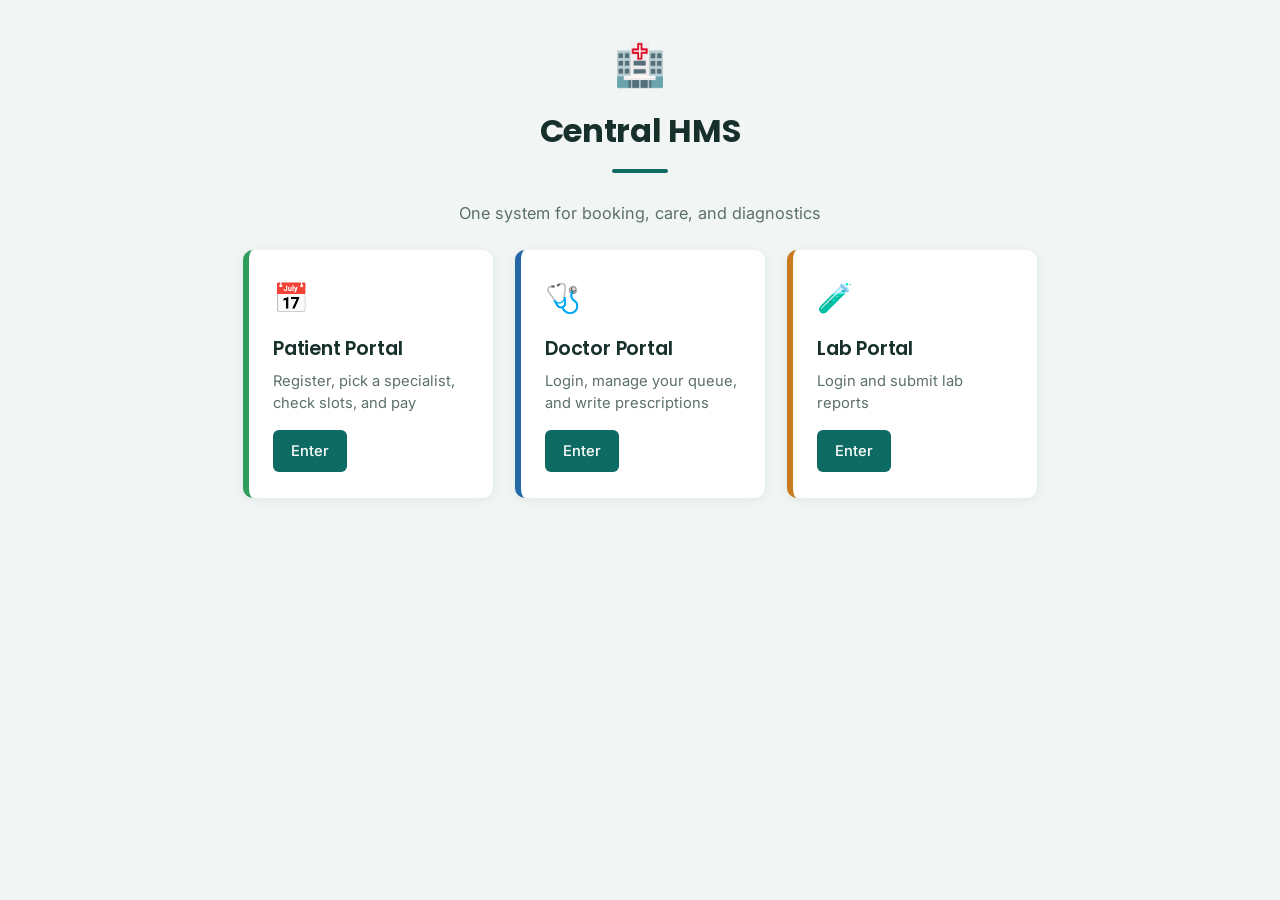
<file: frontend/index.html>
<!DOCTYPE html>
<html lang="en">
<head>
  <meta charset="UTF-8">
  <meta name="viewport" content="width=device-width, initial-scale=1">
  <title>Central HMS</title>
  <link rel="preconnect" href="https://fonts.googleapis.com">
  <link href="https://fonts.googleapis.com/css2?family=Poppins:wght@600;700&family=Inter:wght@400;500;600&display=swap" rel="stylesheet">
  <link rel="stylesheet" href="style.css">
</head>
<body>
  <div class="landing-hero">
    <div class="landing-logo">🏥</div>
    <h1>Central HMS</h1>
    <p class="landing-sub">One system for booking, care, and diagnostics</p>
  </div>

  <div class="portal-container">
    <div class="portal-card patient">
      <div class="portal-icon">📅</div>
      <h2>Patient Portal</h2>
      <p>Register, pick a specialist, check slots, and pay</p>
      <a href="patient.html" class="btn">Enter</a>
    </div>
    <div class="portal-card doctor">
      <div class="portal-icon">🩺</div>
      <h2>Doctor Portal</h2>
      <p>Login, manage your queue, and write prescriptions</p>
      <a href="doctor.html" class="btn">Enter</a>
    </div>
    <div class="portal-card lab">
      <div class="portal-icon">🧪</div>
      <h2>Lab Portal</h2>
      <p>Login and submit lab reports</p>
      <a href="lab.html" class="btn">Enter</a>
    </div>
  </div>
</body>
</html>
</file>
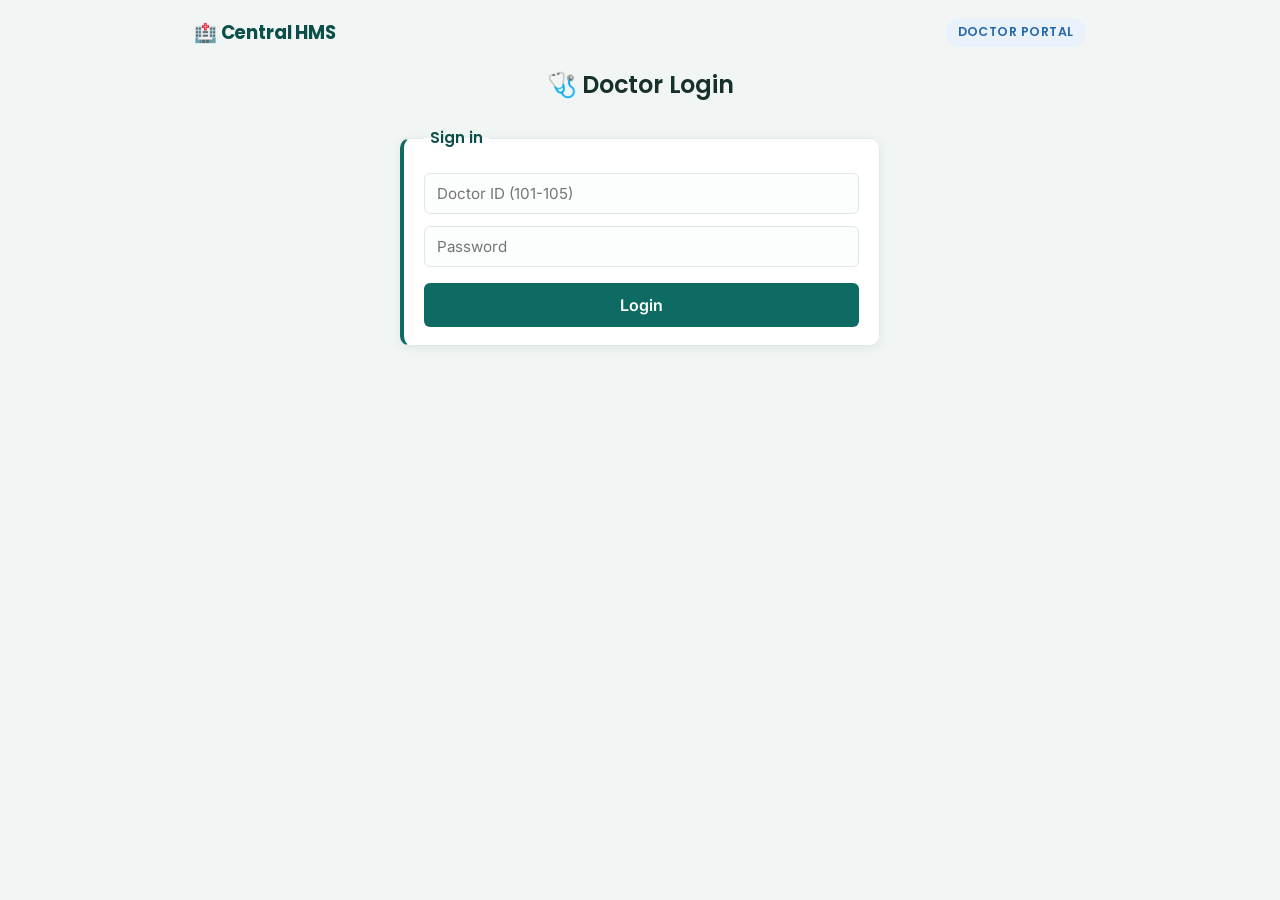
<file: frontend/doctor.html>
<!DOCTYPE html>
<html lang="en">
<head>
  <meta charset="UTF-8">
  <meta name="viewport" content="width=device-width, initial-scale=1">
  <title>Doctor Portal · Central HMS</title>
  <link rel="preconnect" href="https://fonts.googleapis.com">
  <link href="https://fonts.googleapis.com/css2?family=Poppins:wght@600;700&family=Inter:wght@400;500;600&display=swap" rel="stylesheet">
  <link rel="stylesheet" href="style.css">
</head>
<body>
  <header class="topbar">
    <a href="index.html" class="brand">🏥 Central HMS</a>
    <span class="topbar-tag doctor-tag">Doctor Portal</span>
  </header>

  <h2>🩺 Doctor Login</h2>
  <form id="doctorLoginForm">
    <fieldset>
      <legend>Sign in</legend>
      <input type="text" name="doctorId" placeholder="Doctor ID (101-105)" required>
      <input type="password" name="password" placeholder="Password" required>
      <button type="submit">Login</button>
    </fieldset>
  </form>

  <div id="doctorDashboard" style="display:none;">
    <h3>Doctor Dashboard</h3>
    <div class="action-bar">
      <button onclick="viewDoctorAppointments()">📅 My Appointments</button>
      <button onclick="viewDoctorQueue()">⭐ My Queue (Senior Priority)</button>
      <button onclick="viewDoctorPrescriptions()">💊 My Prescriptions</button>
      <button onclick="viewDoctorAnalytics()">📊 Analytics &amp; Revenue</button>
      <button onclick="viewAllPatients('doctorContent')">🗂️ All Patient Records</button>
    </div>

    <h3>Write Prescription</h3>
    <form id="prescriptionForm">
      <fieldset>
        <legend>New prescription</legend>
        <input type="text" name="patientId" placeholder="Patient ID" required>
        <input type="text" name="doctorId" placeholder="Doctor ID" required>
        <input type="text" name="medication" placeholder="Medication" required>
        <input type="text" name="labTestOrder" placeholder="Lab Test (or None)" required>
        <input type="text" name="followUpDate" placeholder="Follow-up Date (DD-MM-YYYY)" required>
        <button type="submit">Submit Prescription</button>
      </fieldset>
    </form>

    <div id="doctorContent"></div>
  </div>

  <script src="app.js"></script>
</body>
</html>
</file>
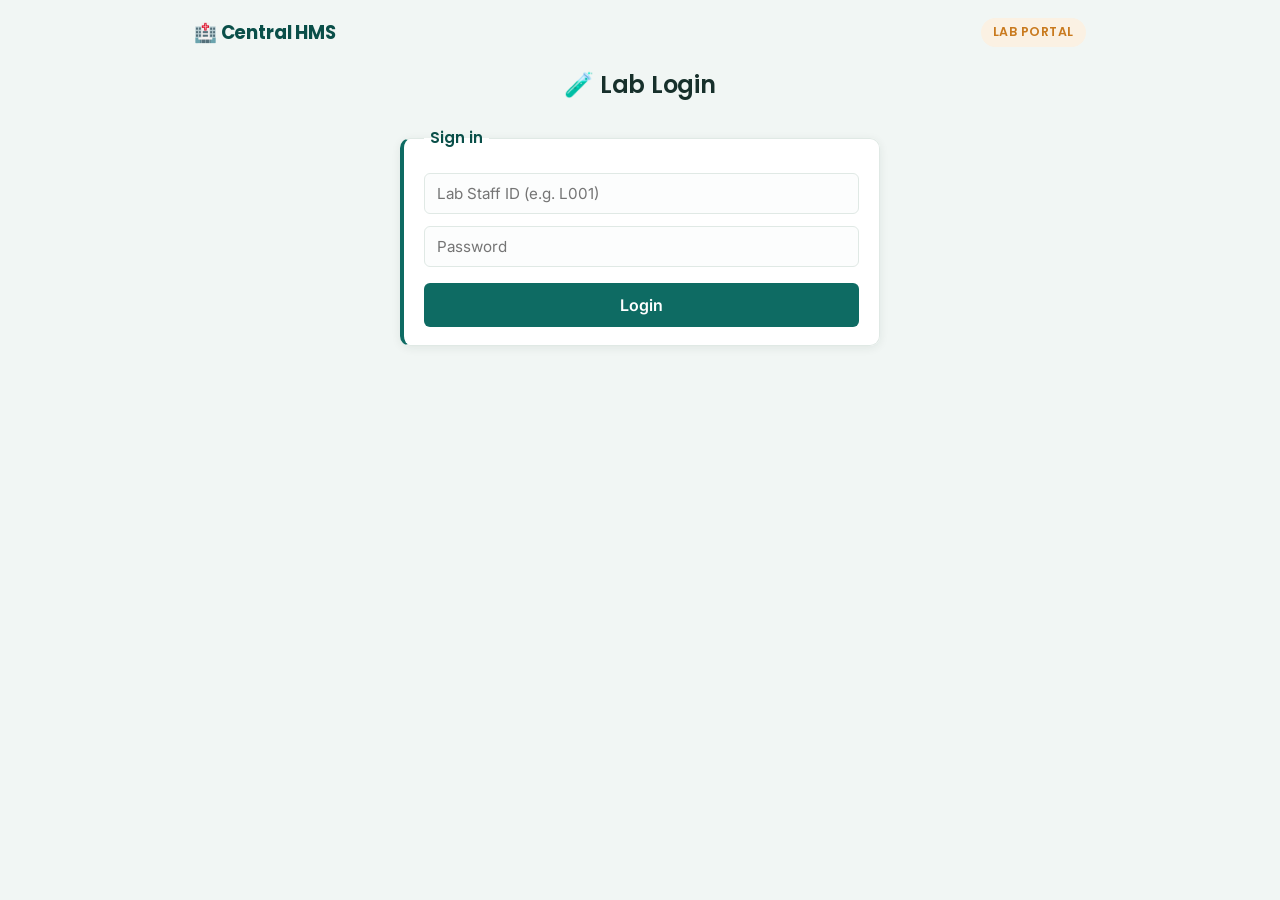
<file: frontend/lab.html>
<!DOCTYPE html>
<html lang="en">
<head>
  <meta charset="UTF-8">
  <meta name="viewport" content="width=device-width, initial-scale=1">
  <title>Lab Portal · Central HMS</title>
  <link rel="preconnect" href="https://fonts.googleapis.com">
  <link href="https://fonts.googleapis.com/css2?family=Poppins:wght@600;700&family=Inter:wght@400;500;600&display=swap" rel="stylesheet">
  <link rel="stylesheet" href="style.css">
</head>
<body>
  <header class="topbar">
    <a href="index.html" class="brand">🏥 Central HMS</a>
    <span class="topbar-tag lab-tag">Lab Portal</span>
  </header>

  <h2>🧪 Lab Login</h2>
  <form id="labLoginForm">
    <fieldset>
      <legend>Sign in</legend>
      <input type="text" name="labId" placeholder="Lab Staff ID (e.g. L001)" required>
      <input type="password" name="password" placeholder="Password" required>
      <button type="submit">Login</button>
    </fieldset>
  </form>

  <div id="labDashboard" style="display:none;">
    <h3>Lab Dashboard</h3>
    <div class="action-bar">
      <button onclick="viewPendingLabOrders()">⏳ Pending Lab Orders</button>
      <button onclick="viewLabReports()">📄 Submitted Lab Reports</button>
      <button onclick="viewAllPatients('labContent')">🗂️ All Patient Records</button>
    </div>

    <h3>Submit Lab Report</h3>
    <form id="labReportForm">
      <fieldset>
        <legend>New report</legend>
        <input type="text" name="patientId" placeholder="Patient ID" required>
        <input type="text" name="findings" placeholder="Test Findings" required>
        <button type="submit">Submit Report</button>
      </fieldset>
    </form>

    <div id="labContent"></div>
  </div>

  <script src="app.js"></script>
</body>
</html>
</file>
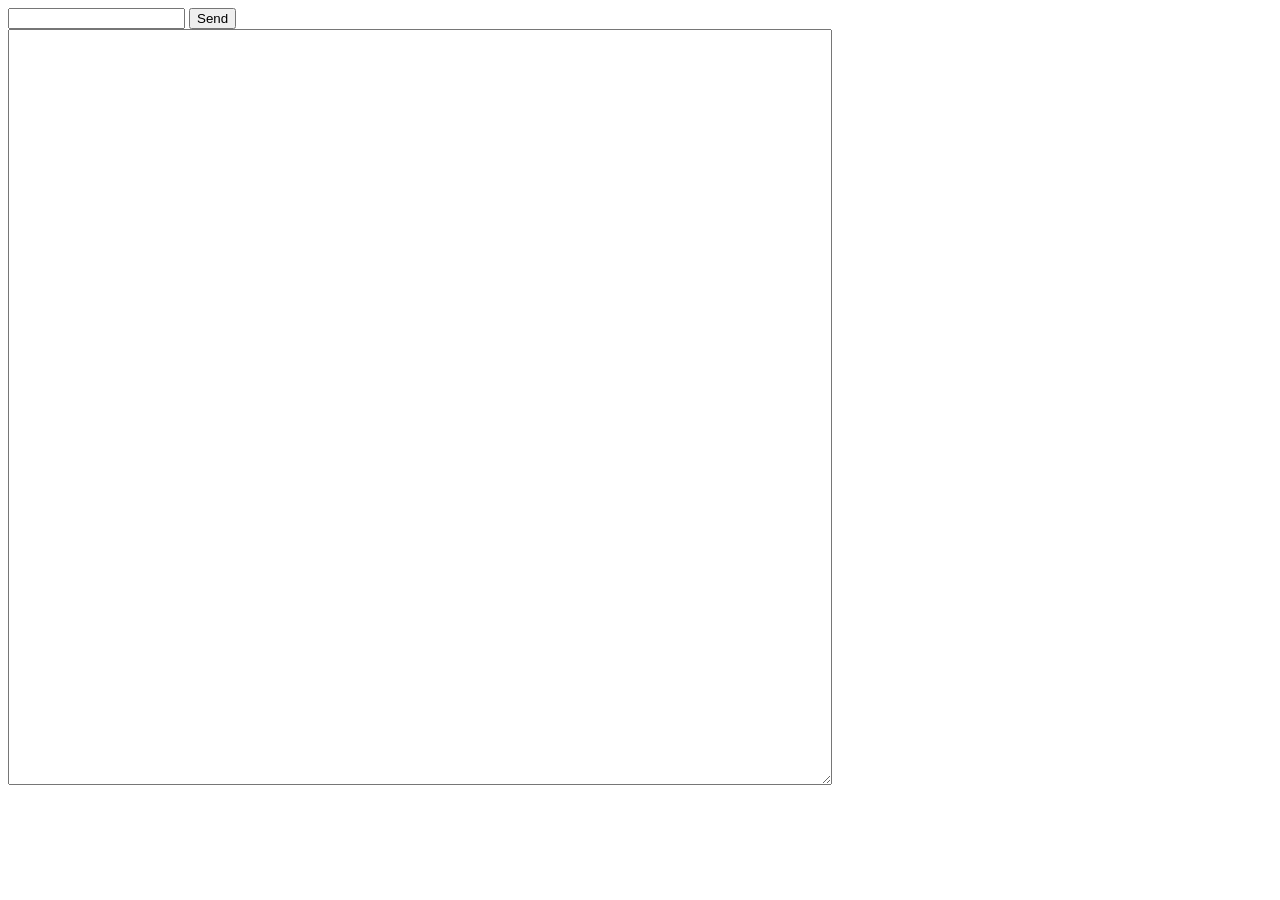
<file: Crow/examples/websocket/templates/ws.html>
<!doctype html>
<html>
<head>
    <script src="https://code.jquery.com/jquery-3.1.0.min.js"></script>
</head>
<body>
    <input id="msg" type="text"></input>
    <button id="send">
        Send
    </button><BR>
    <textarea id="log" cols=100 rows=50>
    </textarea>
    <script>
var sock = new WebSocket("ws://{{servername}}:40080/ws");

sock.onopen = ()=>{
    console.log('open')
}
sock.onerror = (e)=>{
    console.log('error',e)
}
sock.onclose = (e)=>{
    console.log('close', e)
}
sock.onmessage = (e)=>{
    $("#log").val(
            e.data +"\n" + $("#log").val());
}
$("#msg").keypress(function(e){
    if (e.which == 13)
    {
    sock.send($("#msg").val());
    $("#msg").val("");
    }
});
$("#send").click(()=>{
    sock.send($("#msg").val());
    $("#msg").val("");
});
    </script>
</body>
</html>
</file>
<file: frontend/style.css>
/* ============================================================
   Central HMS — visual system
   Palette: clinical mint background, deep teal primary,
   portal accents borrowed from hospital ID-wristband colors
   (green / blue / amber) since every part of this app revolves
   around IDs — patient IDs, doctor IDs, appointment IDs.
   Type: Poppins for headings (confident, rounded, clinical-modern),
   Inter for body/UI (quiet, highly legible at small sizes).
   ============================================================ */

:root {
  --bg: #F1F6F4;
  --surface: #FFFFFF;
  --ink: #17302B;
  --muted: #5C7069;
  --border: #E0E9E5;

  --teal: #0E6B63;
  --teal-dark: #0A4F49;

  --patient: #2F9E5C;
  --patient-soft: #E9F7EF;
  --doctor: #2568A8;
  --doctor-soft: #E9F1FB;
  --lab: #C97A1E;
  --lab-soft: #FBF1E3;

  --danger: #C0392B;
  --radius: 10px;
  --shadow: 0 2px 10px rgba(23, 48, 43, 0.08);
}

* { box-sizing: border-box; }

body {
  font-family: 'Inter', -apple-system, BlinkMacSystemFont, Segoe UI, sans-serif;
  background: var(--bg);
  color: var(--ink);
  margin: 0;
  padding: 0 20px 60px;
  line-height: 1.5;
}

/* ---------------- Top navigation bar ---------------- */

.topbar {
  display: flex;
  align-items: center;
  justify-content: space-between;
  max-width: 900px;
  margin: 0 auto;
  padding: 18px 4px 0;
}

.brand {
  font-family: 'Poppins', sans-serif;
  font-weight: 700;
  font-size: 1.15em;
  color: var(--teal-dark);
  text-decoration: none;
  letter-spacing: -0.01em;
}

.topbar-tag {
  font-family: 'Poppins', sans-serif;
  font-size: 0.78em;
  font-weight: 600;
  text-transform: uppercase;
  letter-spacing: 0.04em;
  padding: 5px 12px;
  border-radius: 999px;
}

.topbar-tag.patient-tag { background: var(--patient-soft); color: var(--patient); }
.topbar-tag.doctor-tag  { background: var(--doctor-soft);  color: var(--doctor); }
.topbar-tag.lab-tag     { background: var(--lab-soft);     color: var(--lab); }

/* ---------------- Landing hero ---------------- */

.landing-hero {
  text-align: center;
  padding: 44px 0 8px;
}

.landing-logo {
  font-size: 2.6em;
  line-height: 1;
  margin-bottom: 6px;
}

.landing-sub {
  color: var(--muted);
  font-size: 1.02em;
  margin-top: -6px;
}

h1, h2, h3, h4 {
  font-family: 'Poppins', 'Inter', sans-serif;
  font-weight: 600;
  color: var(--ink);
  letter-spacing: -0.01em;
}

h1 {
  text-align: center;
  font-size: 2em;
  font-weight: 700;
  margin-bottom: 6px;
}

h1::after {
  content: "";
  display: block;
  width: 56px;
  height: 4px;
  background: var(--teal);
  border-radius: 2px;
  margin: 14px auto 34px;
}

h2 {
  text-align: center;
  font-size: 1.5em;
  margin-bottom: 24px;
}

h3, h4 {
  font-size: 1.15em;
  margin-top: 28px;
  margin-bottom: 12px;
}

/* ---------------- Landing page: portal wristband cards ---------------- */

.portal-container {
  display: flex;
  flex-wrap: wrap;
  justify-content: center;
  gap: 22px;
  max-width: 900px;
  margin: 0 auto;
}

.portal-card {
  background: var(--surface);
  border-radius: var(--radius);
  padding: 26px 24px;
  width: 250px;
  box-shadow: var(--shadow);
  border-left: 6px solid var(--muted);
  text-align: left;
  transition: transform 0.15s ease, box-shadow 0.15s ease;
}

.portal-card:hover {
  transform: translateY(-3px);
  box-shadow: 0 8px 20px rgba(23, 48, 43, 0.14);
}

.portal-card h2 { text-align: left; margin-bottom: 6px; font-size: 1.2em; }
.portal-card p { color: var(--muted); font-size: 0.92em; margin: 0 0 16px; }
.portal-icon { font-size: 1.8em; margin-bottom: 6px; }

.portal-card.patient { border-left-color: var(--patient); }
.portal-card.doctor  { border-left-color: var(--doctor); }
.portal-card.lab     { border-left-color: var(--lab); }

.btn {
  display: inline-block;
  padding: 10px 18px;
  background: var(--teal);
  color: white;
  text-decoration: none;
  border-radius: 6px;
  font-weight: 500;
  font-size: 0.92em;
  transition: background 0.15s ease;
}
.btn:hover { background: var(--teal-dark); }

/* ---------------- Forms ---------------- */

form fieldset {
  max-width: 480px;
  margin: 0 auto 18px;
  text-align: left;
  background: var(--surface);
  border-radius: var(--radius);
  border: 1px solid var(--border);
  border-left: 4px solid var(--teal);
  padding: 18px 20px;
  box-shadow: var(--shadow);
}

form legend {
  font-family: 'Poppins', sans-serif;
  font-weight: 600;
  font-size: 0.95em;
  padding: 0 6px;
  color: var(--teal-dark);
}

form fieldset input,
form fieldset select {
  width: 100%;
  padding: 10px 12px;
  margin: 6px 0;
  border: 1px solid var(--border);
  border-radius: 6px;
  font-family: inherit;
  font-size: 0.95em;
  background: #FCFDFD;
}

form fieldset input:focus,
form fieldset select:focus {
  outline: none;
  border-color: var(--teal);
  box-shadow: 0 0 0 3px rgba(14, 107, 99, 0.15);
}

form fieldset label {
  font-size: 0.93em;
  display: block;
  margin: 4px 0;
}

#slotOptions label {
  background: #FCFDFD;
  border: 1px solid var(--border);
  border-radius: 6px;
  padding: 8px 10px;
  margin-bottom: 6px;
  cursor: pointer;
}

button, .action-btn {
  font-family: 'Inter', sans-serif;
  cursor: pointer;
}

button[type="submit"], #checkSlotsBtn, #confirmBookingBtn {
  display: block;
  width: 100%;
  max-width: 480px;
  margin: 10px auto 0;
  padding: 12px;
  background: var(--teal);
  color: white;
  border: none;
  border-radius: 6px;
  font-size: 1em;
  font-weight: 600;
}

button[type="submit"]:disabled {
  background: #A9BDB8;
  cursor: not-allowed;
}

button[type="submit"]:hover:not(:disabled), #checkSlotsBtn:hover, #confirmBookingBtn:hover:not(:disabled) {
  background: var(--teal-dark);
}

#checkSlotsBtn {
  width: auto;
  display: inline-block;
  margin: 8px 0 0;
  padding: 8px 16px;
  font-size: 0.9em;
}

/* ---------------- Dashboards & dashboard action buttons ---------------- */

#doctorDashboard, #labDashboard {
  max-width: 760px;
  margin: 0 auto;
}

.action-bar {
  display: flex;
  flex-wrap: wrap;
  gap: 8px;
  margin-bottom: 8px;
}

#doctorDashboard button:not([type="submit"]),
#labDashboard button:not([type="submit"]) {
  background: var(--surface);
  border: 1px solid var(--border);
  color: var(--ink);
  padding: 9px 16px;
  border-radius: 6px;
  font-size: 0.9em;
  font-weight: 500;
  margin: 4px 6px 4px 0;
  transition: all 0.15s ease;
}

#doctorDashboard button:not([type="submit"]):hover {
  border-color: var(--doctor);
  color: var(--doctor);
}

#labDashboard button:not([type="submit"]):hover {
  border-color: var(--lab);
  color: var(--lab);
}

/* ---------------- Tables ---------------- */

table {
  border-collapse: collapse;
  margin: 15px auto;
  background: var(--surface);
  border-radius: var(--radius);
  overflow: hidden;
  box-shadow: var(--shadow);
  font-size: 0.92em;
}

table th, table td {
  border-bottom: 1px solid var(--border);
  padding: 10px 16px;
  text-align: left;
}

table th {
  background: var(--teal);
  color: white;
  font-family: 'Poppins', sans-serif;
  font-weight: 600;
  font-size: 0.85em;
  text-transform: uppercase;
  letter-spacing: 0.03em;
}

table tr:last-child td { border-bottom: none; }
table tr:nth-child(even) td { background: #FAFCFB; }

.muted-note {
  color: var(--muted);
  font-size: 0.88em;
  max-width: 700px;
  margin: 8px auto;
  font-style: italic;
}

/* ---------------- Receipt (patient booking) ---------------- */

#receipt {
  max-width: 480px;
  margin: 20px auto 0;
  background: var(--surface);
  border-radius: var(--radius);
  padding: 24px;
  box-shadow: var(--shadow);
  border-left: 6px solid var(--patient);
}

#receipt table { width: 100%; box-shadow: none; margin: 12px 0; }
#receipt table th { background: var(--patient-soft); color: var(--ink); text-transform: none; font-size: 0.9em; }

/* ---------------- Analytics stat cards ---------------- */

.stats-grid {
  display: flex;
  flex-wrap: wrap;
  gap: 14px;
  justify-content: center;
  margin-top: 16px;
  max-width: 760px;
  margin-left: auto;
  margin-right: auto;
}

.stat-card {
  background: var(--surface);
  border-radius: var(--radius);
  padding: 16px 22px;
  min-width: 150px;
  box-shadow: var(--shadow);
  border-top: 4px solid var(--doctor);
  text-align: left;
}

.stat-value {
  font-family: 'Poppins', sans-serif;
  font-size: 1.7em;
  font-weight: 700;
  color: var(--ink);
}

.stat-label {
  color: var(--muted);
  font-size: 0.82em;
  margin-top: 3px;
  text-transform: uppercase;
  letter-spacing: 0.03em;
}
</file>
